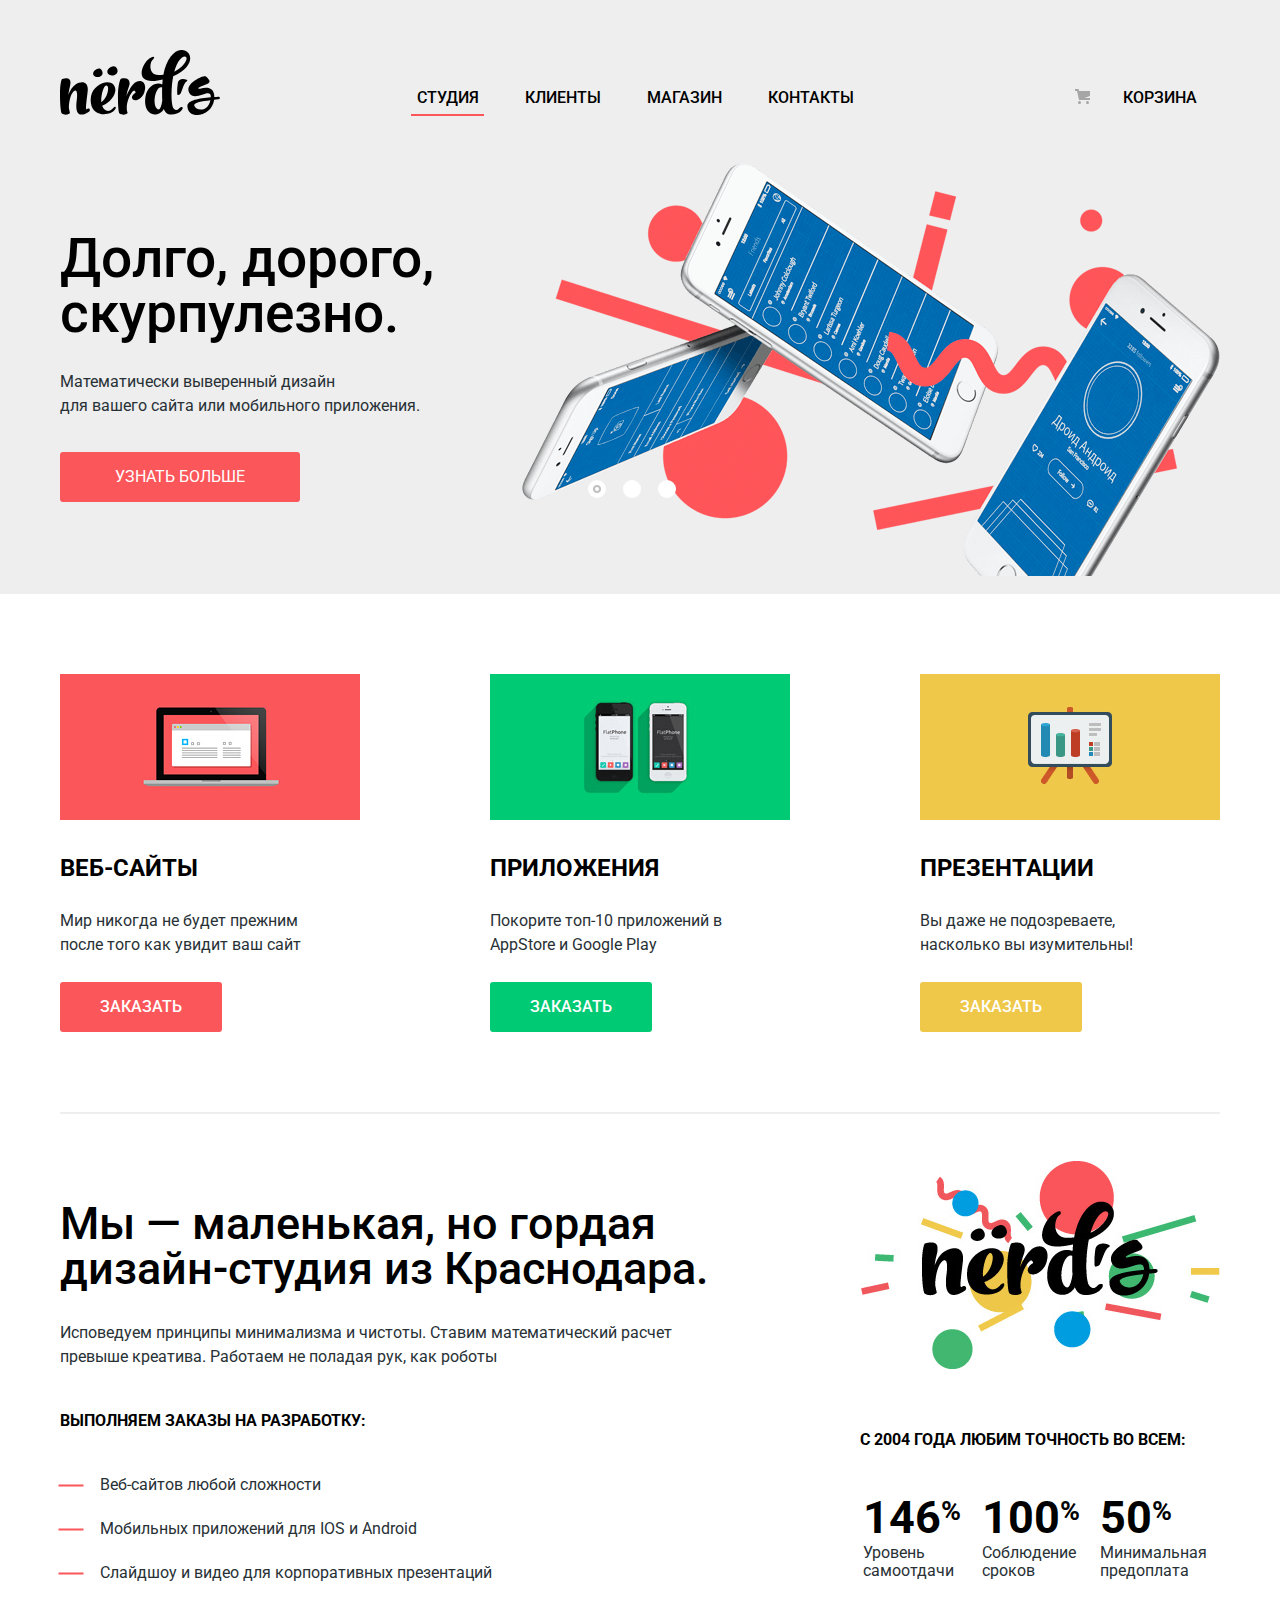
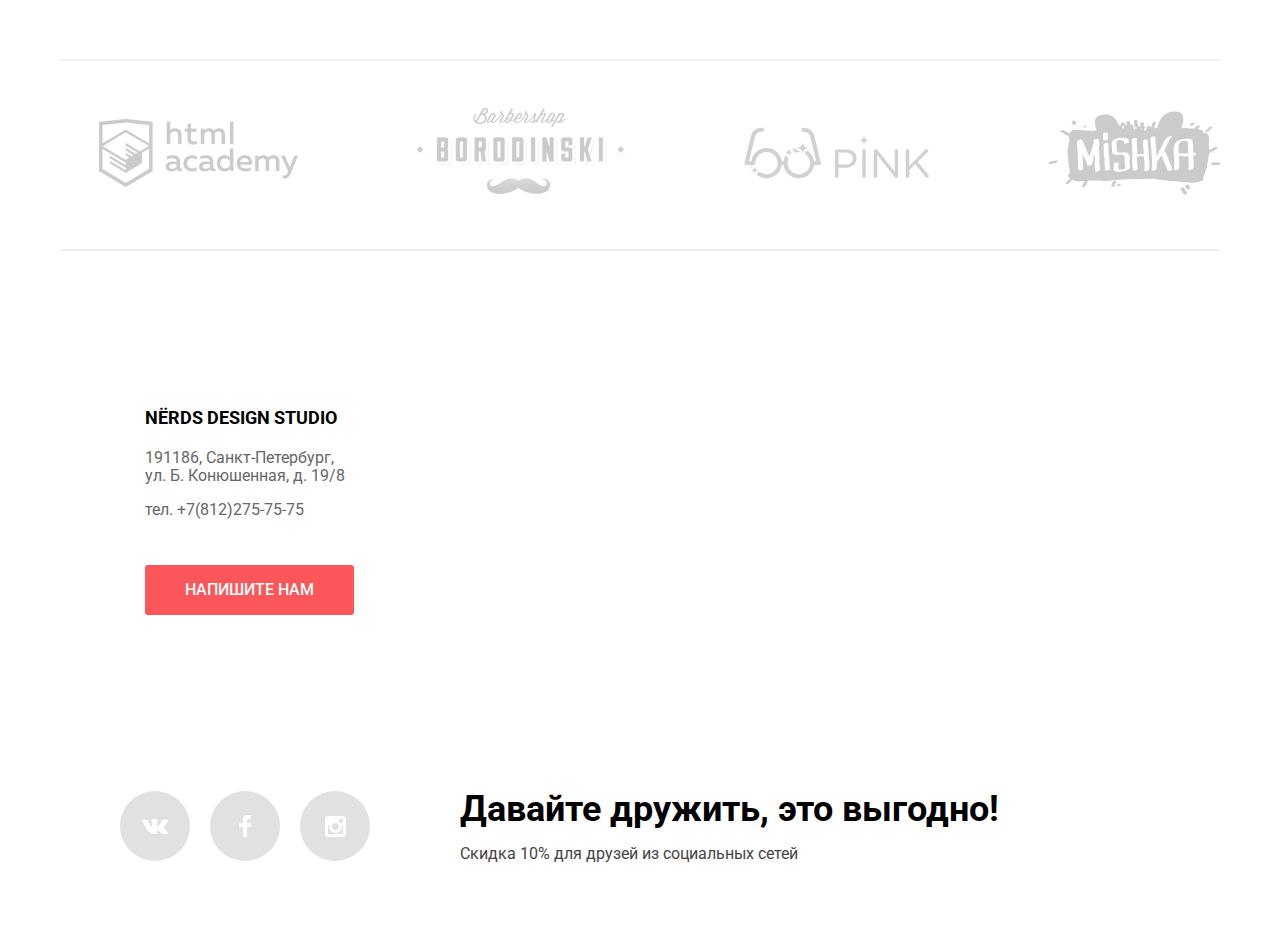
<file: index.html>
<!DOCTYPE html>
<html lang="en">
<head>
    <meta charset="UTF-8">
    <link href="https://fonts.googleapis.com/css?family=Roboto:400,500,700&amp;subset=cyrillic" rel="stylesheet">
    <link href="css/normalize.css" rel="stylesheet">
    <link href="css/style.css" rel="stylesheet">
    <title>Title</title>
</head>
<body>
  <header class="main-header">
    <nav class="main-navigation container">
      <a class="main-header-logo">
        <img src="img/nerds-logo.svg" width="160" height="65" alt="Логотип">
      </a>
      <ul class="site-navigation">
        <li><a class="current-page" href="index.html">Студия</a></li>
        <li><a >Клиенты</a></li>
        <li><a href="store.html">Магазин</a></li>
        <li><a >Контакты</a></li>
      </ul>
      <ul class="user-navigation">
        <li class="login-link"><a href="#" class="cart-link"> Корзина</a></li>
      </ul>
    </nav>
  </header>
  
  <main>   
    <h1 class="visually-hidden">nerds</h1>
    <div class="bg-grey">
      <section class="container carousel">
        <h2 class="visually-hidden">carousel</h2>

        <div class="carousel-slide carousel-slide-active">
          <div class="carousel-text">
            <h3 class="carousel-header">Долго, дорого,<br>скурпулезно.</h3>
            <p class="carousel-main">Математически выверенный дизайн<br>
              для вашего сайта или мобильного приложения.</p>
            <a class="button carousel-button" href="#">Узнать больше</a>
            
          </div>  
            <img src="img/slide1.png" alt="slide1" width="698" height="413">
        </div>
        <div class="carousel-slide">
          <div class="carousel-text">
            <h3 class="carousel-header">Любим математику<br>как никто другой</h3>
            <p class="carousel-main">Никакого креатива, только математические формулы<br> 
              для расчета идеальных пропорций.</p>
            <a class="button carousel-button" href="#">Узнать больше</a>
          </div>     
            <img src="img/slide2.png" alt="slide2" width="663" height="430">
        </div>
        <div class="carousel-slide">
         <div class="carousel-text">
              <h3 class="carousel-header">Только ночь,<br>только хардкор</h3>
              <p class="carousel-main">Работать днем, как все? Мы против этого.<br>
                Ближе к полуночи работа только начинается.</p>
              <a class="button carousel-button" href="#">Узнать больше</a>           
          </div>
            <img src="img/slide3.png" alt="slide3" width="759" height="411">
        </div>
        
        <div class="carousel-dots">
          <div class="dot dot-active"></div>
          <div class="dot"></div>
          <div class="dot"></div>
        </div>
      </section>
    </div>
    <section class="container features">
      <ul class="features-list">
        <li class="feature-item">
          <img src="img/illustration-1.png" alt="web-sites" class="feature-image" width="300" height="146"> 
          <h3>Веб-сайты</h3>
          <p>Мир никогда не будет прежним<br>после того как увидит ваш сайт</p>
          <a class="button feature-button1" href="#">Заказать</a>
        </li>
        <li class="feature-item">
          <img src="img/illustration-2.png" alt="apps" class="feature-image" width="300" height="146">         
          <h3>Приложения</h3>
          <p>Покорите топ-10 приложений в<br>AppStore и Google Play</p>
          <a class="button feature-button2" href="#">Заказать</a>
        </li>
        <li class="feature-item">
          <img src="img/illustration-3.png" alt="presentations" class="feature-image"  width="300" height="146"> 
          <h3>Презентации</h3>
          <p>Вы даже не подозреваете,<br>насколько вы изумительны!</p>
          <a class="button feature-button3" href="#">Заказать</a>
        </li>
      </ul>
    </section>
    <div class="container">
      <img src="img/line.png" alt="" class="divide">
    </div>
    <div class="container">
      <section class="promo">
        <div class="promo-main">
          <h2>Мы — маленькая, но гордая <br>дизайн-студия из Краснодара.</h2>
          <p>Исповедуем принципы минимализма и чистоты. Ставим математический расчет<br> превыше креатива. Работаем не поладая рук, как роботы</p>
          <p class="promo-main-header">Выполняем заказы на разработку:</p>
           <ul class="promo-main-ul">
            <li><span></span>Веб-сайтов любой сложности</li>
            <li><span></span>Мобильных приложений для IOS и Android</li>
            <li><span></span>Слайдшоу и видео для корпоративных презентаций</li>
          </ul>        
        </div>

        <div class="promo-side">
          <img src="img/nerds-illustration.png" alt="nerds logo" class="promo-logo" width="360" height="208">
          <p>с 2004 года Любим точность во всем:</p>
          <table class="promo-table">
            <tr class="promo-table-percent">
              <td>146<sup>%</sup></td>
              <td>100<sup>%</sup></td>
              <td>50<sup>%</sup></td>
            </tr>
            <tr class="promo-table-description">
              <td>Уровень самоотдачи</td>
              <td>Соблюдение  сроков</td>
              <td>Минимальная предоплата</td>
            </tr>
          </table>
        </div>      
      </section>
    </div>
    <div class="container">
      <img src="img/line.png" alt="" class="divide">
    </div>
    <section class="partners">
     <h2 class="visually-hidden">Наши партнеры</h2>
      <ul class="partners-list">
        <li class="partners-item"><a href="#" >
          <img src="img/logo-1.png" alt="html-academy" class="partner-logo" width="199" height="68"></a>
        </li>
        <li class="partners-item"><a href="#" >
          <img src="img/logo-2.png" alt="barbershop" class="partner-logo"  width="209" height="90"></a>
        </li>
        <li class="partners-item"><a href="#" >
          <img src="img/logo-3.png" alt="pink" class="partner-logo"  width="185" height="52"></a>
        </li>
        <li class="partners-item"><a href="#" >
          <img src="img/logo-4.png" alt="mishka" class="partner-logo"  width="173" height="84"></a>
        </li>
      </ul>
    </section>
    <div class="container">
      <img src="img/line.png" alt="" class="divide">
    </div>
  </main>
   
    <footer class="main-footer">
      <div class="footer-map">
       
        <div class="footer-map-contacts">
          <div class="footer-map-text">
            <b class="footer-map-header">NЁRDS DESIGN STUDIO<br></b>
            <p>191186, Санкт-Петербург,<br>ул. Б. Конюшенная, д. 19/8</p>
            <p class="footer-map-phone">тел. +7(812)275-75-75</p> 
            <button class="button callback-button" type="button">Напишите нам</button>
          </div>
        </div>
        <!--map here-->
        <iframe src="https://yandex.ru/map-widget/v1/?um=constructor%3Aa6cbdf7ebd923ba629bff021aa53379024708564a40fa4090b2a926fa5272af3&amp;source=constructor" width="100%" height="416" frameborder="0" scroll=false></iframe>
      
        <!-- <script type="text/javascript" charset="utf-8" async src="https://api-maps.yandex.ru/services/constructor/1.0/js/?um=constructor%3Aa6cbdf7ebd923ba629bff021aa53379024708564a40fa4090b2a926fa5272af3&amp;width=100%25&amp;height=416&amp;lang=ru_RU&amp;scroll=false"></script> -->

        <!-- <img src="img/map-default.png" width="1440" height="416" class="footer-map-default" alt="Санкт-Петербург,
            ул. Большая Конюшенная, д. 19/8"> -->
      </div>
      <div class="footer-bottom container">
        <div class="footer-social">
         <h2 class="visually-hidden">Социальные сети</h2>
          <ul class="social-list">
            <li><a class="social-button" href="#">
              <img src="img/vk-icon.svg" alt="vkontakte" class="social-button-icon"></a>
            </li>
            <li><a class="social-button" href="#">
              <img src="img/fb-icon.svg" alt="facebook" class="social-button-icon"></a>
            </li>
            <li><a class="social-button" href="#">
              <img src="img/insta-icon.svg" alt="instagram" class="social-button-icon"></a>
            </li>
          </ul>
        </div>
        <div class="footer-discount">        
            <h3>Давайте дружить, это выгодно!</h3>
            <p>Скидка 10% для друзей из социальных сетей</p>
        </div>
      </div>
    </footer>
    
    <section class="modal modal-form visually-hidden">
      <h2>Напишите нам</h2>
      <form action="" class="callback-form" method="post">
        <div class="callback-line">
           <div class="half-width">
            <label for="user-name">Ваше имя:</label>
            <input type="text" id="user-name" class="callback-name" placeholder="Имя Фамилия">
          </div>        
          <div class="half-width">
            <label for="user-email">Ваш e-mail:</label>
            <input type="text" id="user-email" class="callback-email" placeholder="email@example.com">          
          </div>
        </div>
        <div class="callback-textarea">
          <label for="user-text">Текст письма:</label>
          <textarea type="text" id="user-text" class="callback-text" placeholder="В свободной форме"></textarea>          
        </div>
        <button class="button form-button" type="submit">Отправить</button>
      </form>
      
      <button class="modal-close" type="button">Закрыть</button>
    </section> 
  <script type="text/javascript" src="js/main.js"></script>    
</body>
</html>
</file>
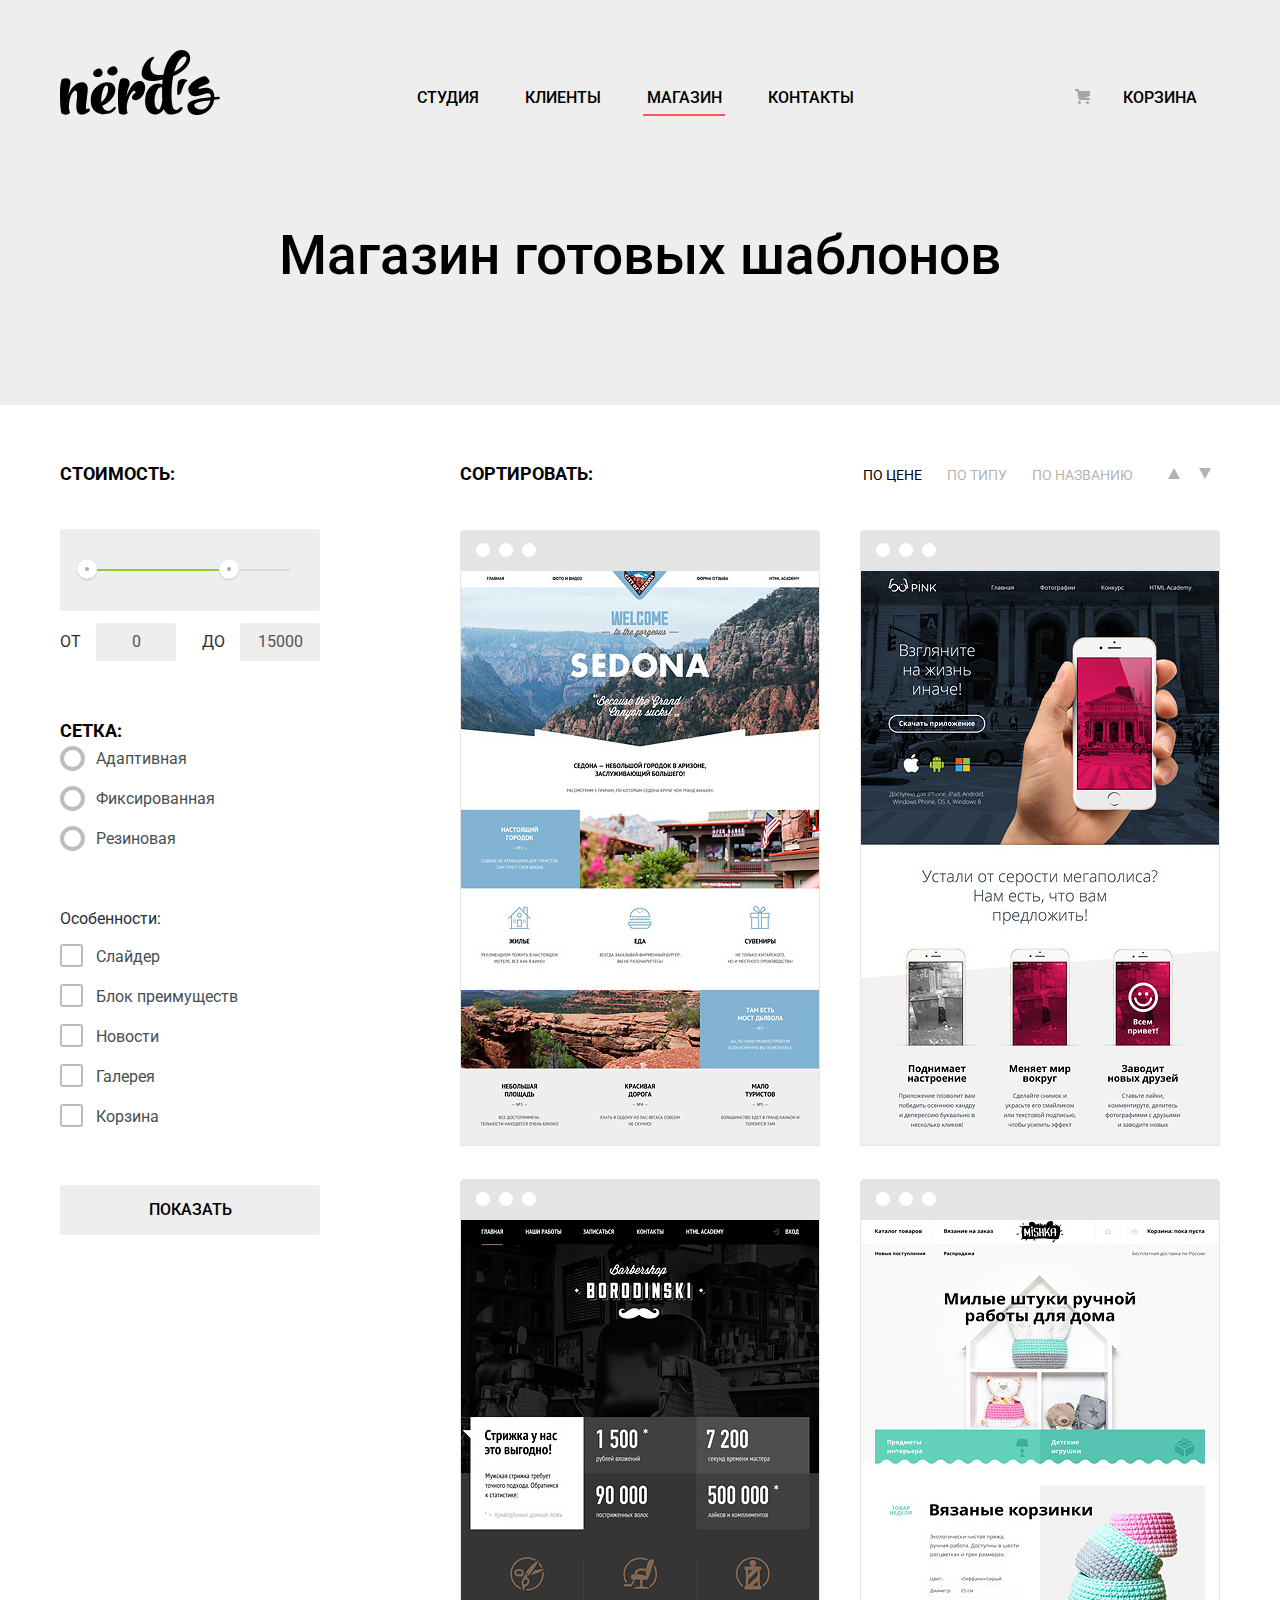
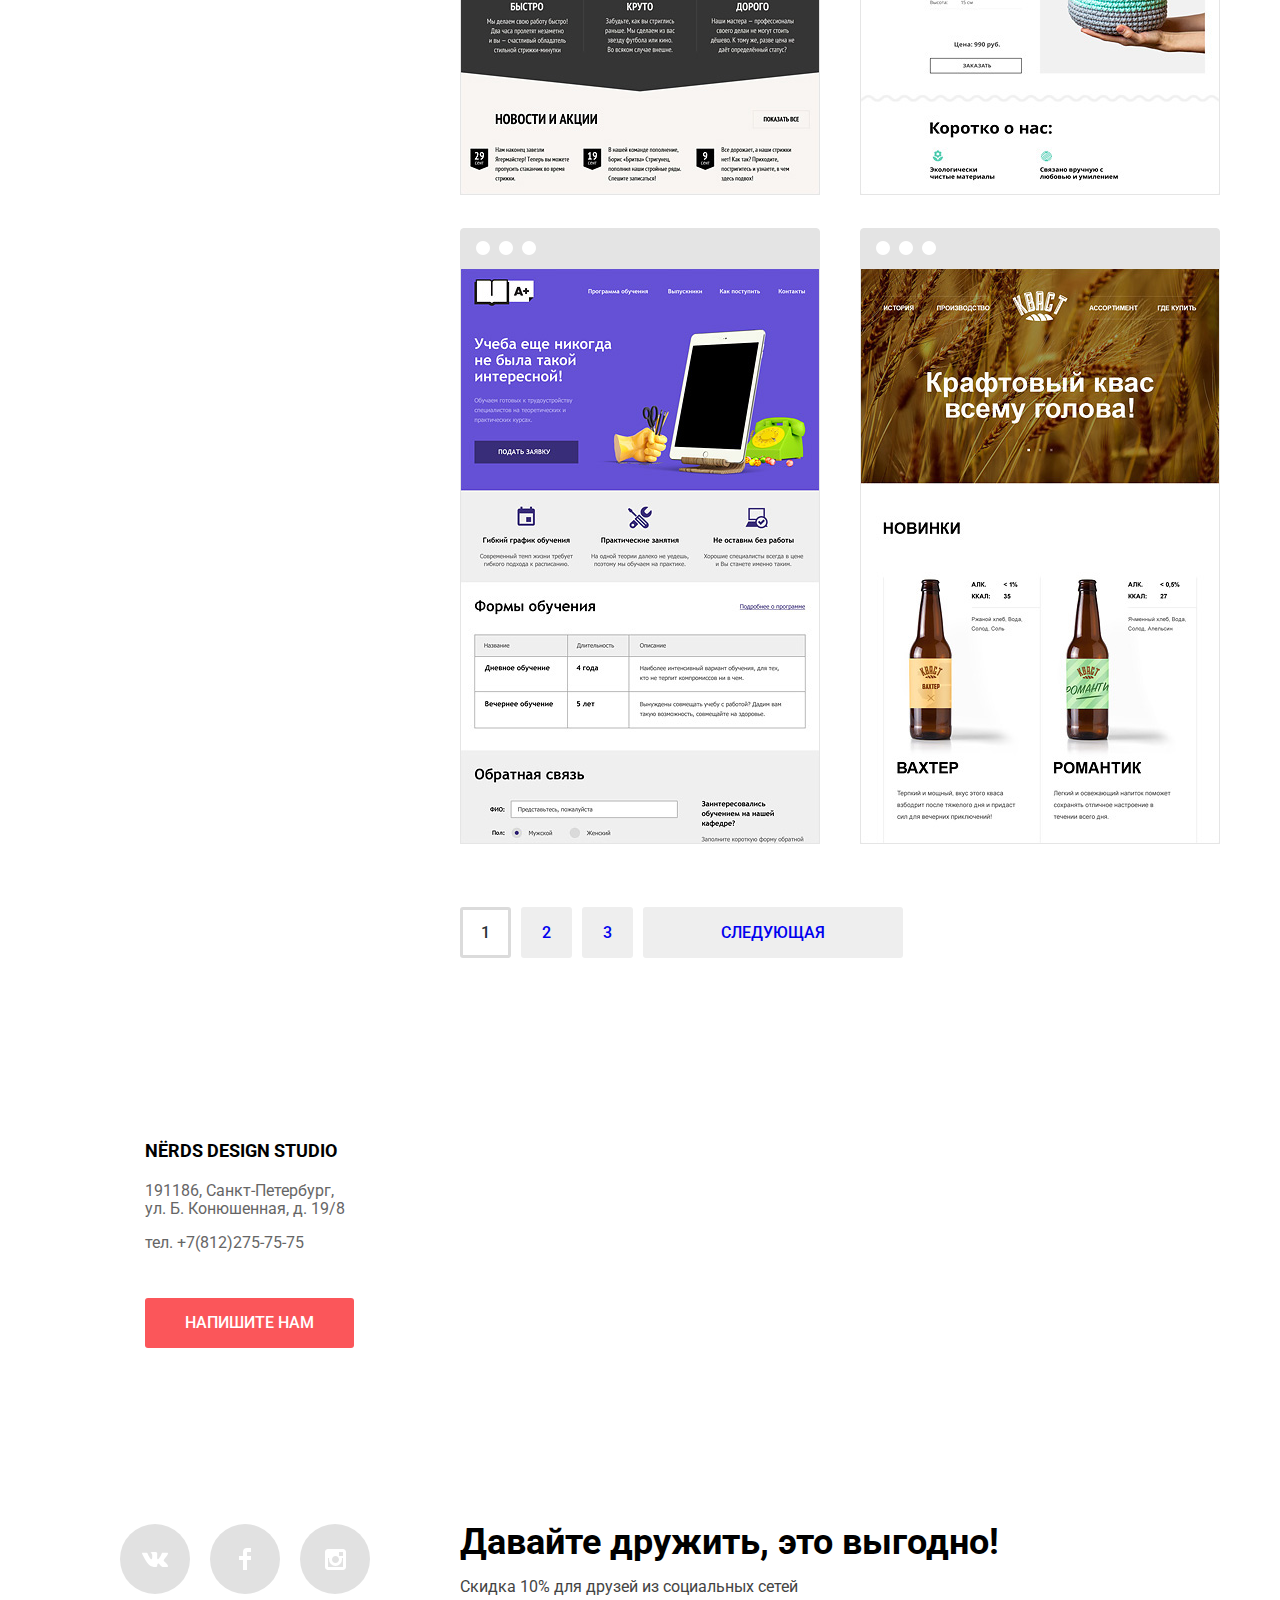
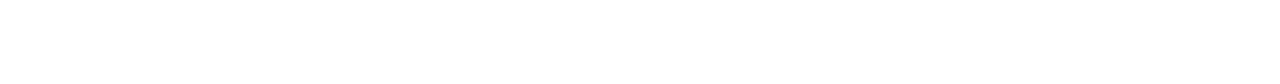
<file: store.html>
<!DOCTYPE html>
<html lang="en">
<head>
    <meta charset="UTF-8">
    <link href="https://fonts.googleapis.com/css?family=Roboto:400,500,700&amp;subset=cyrillic" rel="stylesheet">
    <link href="css/normalize.css" rel="stylesheet">
    <link href="css/style.css" rel="stylesheet">
    <title>Title</title>
</head>
<body class="inner-page">
  <header class="store-header ">
    <nav class="main-navigation container">
      <a class="main-header-logo" href="index.html">
        <img src="img/nerds-logo.svg" width="160" height="65" alt="Логотип">
      </a>
      <ul class="site-navigation">
        <li><a href="index.html">Студия</a></li>
        <li><a >Клиенты</a></li>
        <li><a class="current-page" href="store.html">Магазин</a></li>
        <li><a >Контакты</a></li>
      </ul>
      <ul class="user-navigation">
        <li class="login-link"><a href="#" class="cart-link"> Корзина</a></li>
      </ul>
    </nav>
    <h1 class="page-title store-title">Магазин готовых шаблонов</h1>
  </header>
  
  <main class="container store-main">
    
    <section class="filters">
      <h2 class="visually-hidden">Фильтры товаров</h2>
      
      <form class="filter" method="get" action="#">
        
        <fieldset class="filter-field">
          <legend class="filter-legend filter-title filter-legend-first">Стоимость:</legend>
            <div class="range">
              <div class="range-for-track">
                <div class="range-track">
                  <div class="range-track range-track-value"></div>
                  <button class="range-button range-button-from" type="button"></button>
                  <button class="range-button range-button-to" type="button"></button>
                </div>
              </div>
          
              <div class="price-outputs">
                <label class="price-label">
                  От <input name="cost-from" class="price-output" type="text" value="0" disabled>
                </label>
                <label class="price-label">
                  До <input name="cost-to" class="price-output" type="text" value="15000" disabled>
                </label>
              </div>
            </div>
        </fieldset> 
        
        <fieldset class="filter-field">
            <legend class="filter-legend filter-title">Сетка:</legend>

            <label class="radio">
              <input type="radio" name="grid" value="adaptive" class="input-none">
              <span class="radio-label">Адаптивная</span>
            </label>

            <label class="radio">
              <input type="radio" name="grid" value="fixed" class="input-none">
              <span class="radio-label">Фиксированная</span>
            </label>

            <label class="radio">
              <input type="radio" name="grid" value="responsive" class="input-none">
              <span class="radio-label">Резиновая</span>
            </label>
          </fieldset>

        
        <fieldset class="filter-field">
            <legend class="filter-legend minor-heading">Особенности:</legend>

            <label class="checkbox">
              <input type="checkbox" name="features" value="slider" class="input-none">
              <span class="checkbox-label">Слайдер</span>
            </label>

            <label class="checkbox">
              <input type="checkbox" name="features" value="advantages-block" class="input-none">
              <span class="checkbox-label">Блок преимуществ</span>
            </label>

            <label class="checkbox">
              <input type="checkbox" name="features" value="news" class="input-none">
              <span class="checkbox-label">Новости</span>
            </label>

            <label class="checkbox">
              <input type="checkbox" name="features" value="gallery" class="input-none">
              <span class="checkbox-label">Галерея</span>
            </label>

            <label class="checkbox">
              <input type="checkbox" name="features" value="cart" class="input-none">
              <span class="checkbox-label">Корзина</span>
            </label>
          </fieldset>

        <button type="submit" class="button grey-button">Показать</button>
      </form>
    </section>
    
    <section class="main-frame">
      <div class="filter-top">
          <div class="filter-title">Сортировать:</div>         
          
            <ul class="filter-list">
             <li class="filter-top-item"><a class="filter-top-link filter-top-link-active" href="#">По цене</a></li>
             <li class="filter-top-item"><a class="filter-top-link" href="#">По типу</a></li>
             <li class="filter-top-item"><a class="filter-top-link" href="#">По названию</a></li>
            </ul>

             <ul class="filter-arrows">
              <li class="filter-arrows-item">
                <a href="#" class="filter-arrows-link filter-arrows-down">
                  <span class="visually-hidden">По убыванию</span></a>
              </li>
              <li class="filter-arrows-item">
                <a href="#" class="filter-arrows-link filter-arrows-up">
                  <span class="visually-hidden">По возрастанию</span></a>
              </li>
            </ul>    
                         
      </div>
      
      <section class="catalog">
        <div class="item-card">
          <div class="item-top"></div>
          <img src="img/img-sedona.jpg" alt="Sedona" width="360" height="576">
          <div class="item-description">
            <p class="item-title">Sedona</p>
            <p class="item-text">Информационный сайт  для туристов</p>
            <div class="card-button">
              <a href="#" class="button button-price">9 900 руб.</a>
            </div>
            
          </div>
        </div>
        
        <div class="item-card">
          <div class="item-top"></div>
          <img src="img/img-pink.jpg" alt="Pink-app" width="360" height="576">
          <div class="item-description">
            <p class="item-title">Pink-app</p>
            <p class="item-text">Продуктовый лендинг приложения для iOS и Android</p>
            <a href="#" class="button button-price">9 900 руб.</a>
          </div>
        </div>
        
        <div class="item-card">
          <div class="item-top"></div>
          <img src="img/img-barbershop.jpg" alt="Barbershop" width="360" height="576">
          <div class="item-description">
            <p class="item-title">Barbershop</p>
            <p class="item-text">Сайт салоны красоты. Для мужчин, да.</p>
            <a href="#" class="button button-price">9 900 руб.</a>
          </div>
        </div>
        
        <div class="item-card">
          <div class="item-top"></div>
          <img src="img/img-mishka.jpg" alt="Mishka" width="360" height="576">
          <div class="item-description">
            <p class="item-title">Mishka</p>
            <p class="item-text">Интернет-магазин  вязаных игрушек</p>
            <a href="#" class="button button-price">9 900 руб.</a>
          </div>
        </div>
        
        <div class="item-card">
          <div class="item-top"></div>
          <img src="img/img-aplus.jpg" alt="A plus" width="360" height="576">
          <div class="item-description">
            <p class="item-title">A plus</p>
            <p class="item-text">Лендинг курсов повышения квалификации</p>
            <a href="#" class="button button-price">9 900 руб.</a>
          </div>
        </div>
        
        <div class="item-card">
          <div class="item-top"></div>
          <img src="img/img-kvast.jpg" alt="Kvast" width="360" height="576">
          <div class="item-description">
            <p class="item-title">Кваст</p>
            <p class="item-text">Промо-сайт производителя крафтового кваса</p>
            <a href="#" class="button button-price">9 900 руб.</a>
          </div>
        </div>        
      </section>  
      
      <ul class="pagination">
          <li class="pagination-item">
            <a class="pagination-link pagination-link-current">1</a>
          </li>

          <li class="pagination-item">
            <a href="#" class="pagination-link">2</a>
          </li>

          <li class="pagination-item">
            <a href="#" class="pagination-link">3</a>
          </li>

          <li class="pagination-item">
            <a href="#" class="pagination-link pagination-link-big">Следующая</a>
          </li>
        </ul>

    </section>
  </main>
   
    <footer class="main-footer">
      <div class="footer-map">
       
        <div class="footer-map-contacts">
          <div class="footer-map-text">
            <b class="footer-map-header">NЁRDS DESIGN STUDIO<br></b>
            <p>191186, Санкт-Петербург,<br>ул. Б. Конюшенная, д. 19/8</p>
            <p class="footer-map-phone">тел. +7(812)275-75-75</p> 
            <button class="button callback-button" type="button">Напишите нам</button>
          </div>
        </div>
        <!--map here-->
        <iframe src="https://yandex.ru/map-widget/v1/?um=constructor%3Aa6cbdf7ebd923ba629bff021aa53379024708564a40fa4090b2a926fa5272af3&amp;source=constructor" width="100%" height="416" frameborder="0" scroll=false></iframe>
      
        <!-- <script type="text/javascript" charset="utf-8" async src="https://api-maps.yandex.ru/services/constructor/1.0/js/?um=constructor%3Aa6cbdf7ebd923ba629bff021aa53379024708564a40fa4090b2a926fa5272af3&amp;width=100%25&amp;height=416&amp;lang=ru_RU&amp;scroll=false"></script> -->

        <!-- <img src="img/map-default.png" width="1440" height="416" class="footer-map-default" alt="Санкт-Петербург,
            ул. Большая Конюшенная, д. 19/8"> -->
      </div>
      <div class="footer-bottom container">
        <div class="footer-social">
         <h2 class="visually-hidden">Социальные сети</h2>
          <ul class="social-list">
            <li><a class="social-button" href="#">
              <img src="img/vk-icon.svg" alt="vkontakte" class="social-button-icon"></a>
            </li>
            <li><a class="social-button" href="#">
              <img src="img/fb-icon.svg" alt="facebook" class="social-button-icon"></a>
            </li>
            <li><a class="social-button" href="#">
              <img src="img/insta-icon.svg" alt="instagram" class="social-button-icon"></a>
            </li>
          </ul>
        </div>
        <div class="footer-discount">        
            <h3>Давайте дружить, это выгодно!</h3>
            <p>Скидка 10% для друзей из социальных сетей</p>
        </div>
      </div>
    </footer>
    
    <section class="modal modal-form visually-hidden">
      <h2>Напишите нам</h2>
      <form action="" class="callback-form" method="post">
        <div class="callback-line">
           <div class="half-width">
            <label for="user-name">Ваше имя:</label>
            <input type="text" id="user-name" class="callback-name" placeholder="Имя Фамилия">
          </div>        
          <div class="half-width">
            <label for="user-email">Ваш e-mail:</label>
            <input type="text" id="user-email" class="callback-email" placeholder="email@example.com">          
          </div>
        </div>
        <div class="callback-textarea">
          <label for="user-text">Текст письма:</label>
          <textarea type="text" id="user-text" class="callback-text" placeholder="В свободной форме"></textarea>          
        </div>
        <button class="button form-button" type="submit">Отправить</button>
      </form>
      
      <button class="modal-close" type="button">Закрыть</button>
    </section> 
  <script type="text/javascript" src="js/main.js"></script>    
</body>
</html>
</file>
<file: css/style.css>
body {
  margin: 0;
  padding: 0;
  
  font-family: "Roboto", Arial, sans-serif;
  font-size: 16px;
  line-height: 24px;
  font-weight: 400;
  color: #283136;
}
a {
  text-decoration: none; 
}
img {
  max-width: 100%;
  height: auto;
}
.container {
  width: 1160px;
  margin: 0 auto;
  padding: 0 0;
}
.visually-hidden:not(:focus):not(:active),
input[type="checkbox"].visually-hidden {
  position: absolute;
  
  width: 1px;
  height: 1px;
  margin: -1px;
  border: 0;
  padding: 0;
  white-space: nowrap;
  clip-path:inset(100%);
  clip: rect(0 0 0 0);
  overflow: hidden;
}
.button {
  display: inline-block;
  padding: 16px 40px;
  font: inherit;
  color: #ffffff;
  line-height: 18px;
  font-weight: 500;
  text-transform: uppercase;
  
  border-radius: 3px;
  
  text-align: center;
  vertical-align: middle;
  background-color: #fb565a;
  border: none;
}
.button:hover {
  background-color: #e74246;
}
.button:active {
  color: rgba(255,255,255,0.3);
  background-color: #d7373b;
  
}
.header {
  background-color: #eeeeee;
  
}
.main-header-logo img:hover,
.main-header-logo img:focus {
  opacity: 0.8;
}
.main-header-logo:active {
  opacity: 0.3;
}
.main-header {
  margin: 0;
  padding: 0;
  padding-top: 50px;
  width: 100%;
  background-color: #eeeeee;
}
.main-navigation {
  display: flex;
  justify-content: space-between;
}
.main-navigation {
  font-weight: 400;
  line-height: 30px;
  text-transform: uppercase;
  color: #000000; 
}
.site-navigation,
.user-navigation {
  list-style: none;
}
.site-navigation {
  display: flex;
  flex-wrap: wrap;
}
.site-navigation a,
.user-navigation a {
  display: block;
  padding: 17px 23px;
  color: #000000;
  font-weight: 500;
}
.site-navigation a:hover,
.user-navigation a:hover,
.site-navigation a:focus,
.user-navigation a:focus {
  color: #fb565a;
}
.site-navigation a:active,
.user-navigation a:active {
  color: #000000;
  opacity: 0.3;
}
.current-page {
  position: relative;
}

.current-page::after {
  content: "";
  position: absolute;
  height: 2px;
  width: 68%;
  bottom: 14px;
  left: 16%;
  background-color: #fb565a;
}

.user-navigation .login-link {
  position: relative;
  padding-left: 50px;
}
.login-link::before {
  content: '';
  position: absolute;
  top: 23px;
  left: 25px;
  width: 15px;
  height: 15px;
  background-image: url('../img/cart-icon.svg');
  background-repeat: no-repeat;
  background-position: 0 0;
}
.bg-grey {
  margin:0;
  margin-bottom: 80px;
  padding: 0;
  width: 100%;
  background-color: #eeeeee;
}
.carousel-slide {
  display: none;
}
.carousel-slide-active {
  display: flex;
  justify-content: space-between;
  min-height: 430px;
}
.carousel-text {

}
.carousel h3 {
  font-size: 55px;
  color: #000000;
  line-height: 55px;
  font-weight: 500;
  padding: 0;
  margin: 0;
  margin-bottom: 29px;
  margin-top: 85px;
}
.carousel-main {
  padding: 0;
  margin: 0;
  padding-bottom: 17px;
  margin-bottom: 17px;
}

.carousel-button {
  font: inherit;
  line-height: 18px;
  font-weight: 400;
  color: #fff;
  padding: 16px 55px;
}
.carousel-slide img {
  padding: 0;
  margin: 0;
  margin-top: auto;
}
.carousel-dots {
  display: flex;
  justify-content: center;
  position: relative;
  text-align: center;
  bottom: 96px;

}
.dot {
  width: 18px;
  height: 18px;
  outline: none;
  border-radius: 50%;
  margin-right: 17px;
  background-color: #fff;

}
.dot:hover {
  background-color: #c1c1c1;
}
.dot-active {
  background-image: url('../img/dot-active.png');
}

.features-list {
  margin: 0;
  margin-bottom: 80px;
  padding: 0;
  display: flex;
  justify-content: space-between;
  list-style: none;
}
.feature-item img{
  margin-bottom: 26px; 
}
.features p {
  margin: 0;
  padding: 0;
  padding-bottom: 25px;
}
.features h3 {
  margin: 0;
  margin-bottom: 26px;
  padding: 0;
  font-size: 24px;
  color: #000000;
  line-height: 30px;
  font-weight: 700;
  text-transform: uppercase;
}
.feature-button2 {
  background-color: #00ca74; 
}
.feature-button2:hover {
  background-color: #00bc6c; 
}
.feature-button2:active {
  background-color: #00bc6c; 
}
.feature-button3 {
  background-color: #efc84a; 
}
.feature-button3:hover {
  background-color: #eab534; 
}
.feature-button3:active {
  background-color: #eab534; 
} 
.divide {
  margin: 0;
  padding: 0;
  margin-bottom: 40px;
}
.promo {
  margin: 0;
  margin-bottom: 54px;
  padding: 0;
  
  display: flex;
  justify-content: space-between;
}
.promo-main {
  margin-right: auto;
}
.promo-main p{
  margin-bottom: 40px;
}
.promo h2 {
  padding: 0;
  margin: 0;
  font-size: 45px;
  color: #000000;
  line-height: 45px;
  font-weight: 500;
  margin-top: 40px;
  margin-bottom: 30px;
}
.promo-main-header {
  color: #000000;
  text-transform: uppercase;
  font-weight: 700;
  margin-bottom: 20px;
  
}
.promo-main-ul {
  list-style: none;
}
.promo-main-ul li {
  position: relative;
  margin-bottom: 20px;
}
.promo-main-ul span:before {
  content: "";
  
  position: absolute;
  left: -30px;
  width: 2px;
  height: 25px;  
  background-color: #fb565a;
  transform: rotate(90deg);
}
.promo-side {
  margin-left: auto;
  margin-right: 0;
}
.promo-logo {
  margin-bottom: 36px;
}
.promo-side p {
  color: #000000;
  font-weight: 700;
  text-transform: uppercase;
  margin-bottom: 40px;
}
.promo-table {
  width: 360px;
}
.promo-table-percent {
  font-size: 45px;
  color: #000000;
  font-weight: 700;
  line-height: 45px;
  margin-bottom: 35px;
}
.promo-table-percent sup {
  font-size: 0.6em;
}
.promo-table-description {
  line-height: 18px;
}
.promo-table td {
  width: 120px;
  padding-bottom: 5px 0;
}
.partners-list {
  display: flex;
  justify-content: space-around;
  align-items: center;
  list-style: none;
  margin: 0;
  margin-bottom: 44px;
}
.partner-logo {
  opacity: 0.2;
}
.partner-logo:hover {
  opacity: 1.0;
}
.partner-logo:active {
  opacity: 0.1;
}
.footer-map {
  position: relative;
  overflow: hidden;
}
.footer-map img {
  display: block;
  vertical-align: center;
  width: auto;
  height: 416px;
}
.footer-map-contacts {
  position: absolute;
  top: 55px;
  left: 90px;
  display: block;
  width: 320px;
  background-color: #fff;
}
.footer-map-text {
  display: block;
  padding: 50px;
  padding-left: 55px;
  vertical-align: middle;
}
.footer-map-header {
  font-size: 18px;
  color: #000000;
  font-weight: 700;
  line-height: 30px;
  text-transform: uppercase;
  margin-bottom: 30px;
}
.footer-map-contacts p {
  font-size: 16px;
  color: #666666;
  line-height: 18px;
}
.callback-button {
  margin-top: 30px;
}
.footer-bottom {
  display: flex;
  justify-content: flex-start;
  margin-bottom: 70px;
  margin-top: 70px;
}
.footer-social {
  width: 400px;
}
.social-list {
  display: flex;
  justify-content: space-between;
  width: 270px;
  list-style: none;
  align-items: center;
  margin: 0;
}
.social-button  {
  display: flex;
  align-items: center;
  justify-content: center;
  
  margin-left: 20px;
  width: 70px;
  height: 70px;
  border-radius: 50%;
  background-color: #e1e1e1;
}
.social-button:hover {
  background-color: #e74246;
}
.social-button:active {
  background-color: #d7373b;
}
.social-button:active img {
  opacity: 0.3;
}
.footer-discount {
  margin: 0;
}
.footer-discount h3 {
  margin: 0;
  padding: 0;
  font-size: 36px;
  color: #000000;
  line-height: 36px;
  font-weight: 700;
}
.footer-discount p {
  line-height: 22px;
  color: #444444;
}
.modal {
  position: fixed;
  top: 50px;
  left: 50%;
  background-color: #fff;
  box-shadow: 0 20px 40px rgba(0, 0, 0, 0.75);
  
  width: 760px;
  padding: 65px 100px;
  margin-left: -480px;
  
}
.modal h2 {
  font-size: 45px;
  line-height: 45px;
  margin: 0;
  margin-bottom: 40px;
  color: #000000;
  font-weight: 500;
}
.callback-line {
  display: flex;
  flex-wrap: wrap;
  justify-content: space-between;
}
.half-width {
  width: 360px;
}
.callback-form label {
  display: block;
  font-size: 16px;
  color: #000000;
  font-weight: 700;
  line-height: 18px;
  margin: 0;
  margin-bottom: 10px;
}
.callback-line {
  margin: 0;
  margin-bottom: 35px;
  
}
.callback-textarea textarea{
  display: block;
  width: 100%;
  height: 115px;
  
  padding-top: 15px;
  padding-left: 12px;
  margin: 0;
  margin-bottom: 50px;
  
}
.half-width input {
  box-sizing: border-box;
  width: 360px;
  padding-top: 15px;
  padding-bottom: 15px;
  padding-left: 12px;
}
.callback-form input,
.callback-text {
  font: inherit;
  color: rgba(68,68,68,0.5);
  line-height: 18px; 
  border: 2px solid #d7dcde;
}
.callback-form input:hover,
.callback-text:hover {
  color: rgba(68,68,68,0.5);
  border: 2px solid #b4b9bb;
}
.callback-form input:focus,
.callback-text:focus {
  color: #444444;
  border: 2px solid #000000;
}
.callback-form input:invalid {
  color: #e74246;
  border: 2px solid #e74246;
}
.form-button {
  width: 260px;
}
.modal-close {
  position: absolute;
  top: 70px;
  right: 85px;
  width: 27px;
  height: 27px;
  font-size: 0;
  border: 0;
  background-color: #fff;
  
}
.modal-close::before,
.modal-close::after {
  content: '';
  position: absolute;
  top: 12px;
  left: 0;
  width: 27px;
  height: 4px;
  background-color: rgba(251, 86, 90, 0.3);
  border: 0;
}
.modal-close::before {
  transform: rotate(45deg);
}
.modal-close::after {
  transform: rotate(-45deg);
}
.modal-close:hover::before,
.modal-close:hover::after {
  background-color: #fb565a;
}
.modal-close:active::before,
.modal-close:active::after {
  background-color: rgba(251, 86, 90, 0.1);
}


/*--store--*/
.page-title {
  font-size: 55px;
  color: #000000;
  font-weight: 500;
  line-height: 55px;
  
  text-align: center;
}
.store-header {
  background-color: #eeeeee;
  height: 355px;
  margin-bottom: 42px;
  padding-top: 50px;
}
.store-title {
  padding-bottom: 116px;
  margin-top: 82px;
}
.store-main {
  display: -webkit-flex;
  display: -moz-flex;
  display: -ms-flex;
  display: -o-flex;
  display: flex;
  justify-content: space-between;
}

.range {
  display: flex;
  flex-direction: column;
  width: 100%;
}

.range-for-track {
  box-sizing: border-box;
  margin-bottom: 12px;
  padding: 40px 30px;
  background-color: #eeeeee;
  border-radius: 3px;
}

.range-track {
  position: relative;
  height: 2px;
  background-color: #dbdbdb;
}

.range-track-value {
  position: absolute;
  bottom: 0;
  width: 67%;
  background-color: #91c92f;
}

.range-button {
  position: absolute;
  bottom: -8px;
  width: 20px;
  height: 20px;
  cursor: pointer;
  border: none;
  border-radius: 50%;
  background-color: #ababab;
  box-shadow:
    inset 0 0 0 8px #ffffff,
    0 2px 1px #dadada;
}

.range-button-from {
  left: -13px;
}

.range-button-to {
  left: 129px;
}

.range-button:active {
  outline: none;
  transform: scale(1.1);
}

.price-outputs {
  display: flex;
  flex-wrap: wrap;
  justify-content: space-between;
}

.price-label {
  font-size: 16px;
  line-height: 22px;
  text-transform: uppercase;
}

.price-output {
  box-sizing: border-box;
  max-width: 80px;
  margin-left: 11px;
  padding: 8px 0;
  font-family: "Roboto", "Arial", sans-serif;
  line-height: 22px;
  text-align: center;
  background-color: #eeeeee;
  border: none;
  border-radius: 3px;
}

.price_output::placeholder {
  color: #000000;
}

.filter {
  margin-top: 12px;
}
.filters {
  width: 260px;
}
.filter-field {
  margin: 0;
  margin-bottom: 55px;
  padding: 0;
  border: none;
}

.filter-legend {
  margin-bottom: 13px;
}

.filter-legend-first {
  margin-bottom: 48px;
  padding-bottom: 40px;
}
.filter-main {
  width: 260px;
  margin-right: 140px;
}
.filter-main legend,
.filter-title {
  font-size: 18px;
  color: #000000;
  line-height: 30px;
  font-weight: 700;
  text-transform: uppercase;
}

.filter-main fieldset {
  border: none;
}
.filters ul {
  list-style: none;
  line-height: 20px;
}
.filter-input:hover,
.filter-input:focus {
   
}
.filter-input:disabled + label {
  opacity: 0.3;
}

.radio {
  position: relative;
  display: block;
  margin-bottom: 14px;
  cursor: pointer;
}

.radio:last-of-type {
  margin-bottom: 0;
}

.radio-label {
  display: block;
  padding: 3px 0;
  padding-left: 36px;
  line-height: 20px;
  opacity: 0.85;
}

.radio-label:hover,
input:focus + .radio-label {
  opacity: 1;
}

input:disabled + .radio-label {
  opacity: 0.3;
}

.radio-label::before {
  content: "";
  position: absolute;
  left: 0;
  top: 0;
  width: 9px;
  height: 9px;
  padding: 4px;
  border: 4px solid #000000;
  background-clip: content-box;
  border-radius: 50%;
  opacity: 0.3;
}

.radio-label:hover::before,
input:focus + .radio-label::before {
  opacity: 0.7;
}

input:active:focus + .radio-label::before,
input:checked + .radio-label::before {
  background-color: #000000;
}

input:active + .radio-label::before {
  background-color: transparent;
}
.input-none {
  display: none;
}

.checkbox {
  position: relative;
  display: block;
  margin-bottom: 14px;
  cursor: pointer;
}

.checkbox:last-of-type {
  margin-bottom: 0;
}

.checkbox-label {
  display: block;
  padding: 3px 0;
  padding-left: 36px;
  line-height: 20px;
  opacity: 0.85;
}

.checkbox-label::before {
  position: absolute;
  left: 0;
  top: 0;
  content: "";
  width: 27px;
  height: 23px;
  background: no-repeat left center;
  opacity: 0.3;
}

.checkbox-label:hover,
input:focus + .checkbox-label {
  opacity: 1;
}

.checkbox-label:hover::before,
input:focus + .checkbox-label::before {
  opacity: 0.7;
}

input:disabled + .checkbox-label {
  opacity: 0.3;
}

input:not(:checked) + .checkbox-label::before,
input:checked:active + .checkbox-label::before {
  background-image: url("data:image/svg+xml,%3Csvg xmlns=\"http://www.w3.org/2000/svg\" width=\"23\" height=\"23\" viewBox=\"0 0 23 23\"%3E%3Cpath d=\"M20 2c.5 0 1 .5 1 1v17c0 .5-.5 1-1 1H3a1 1 0 0 1-1-1V3c0-.5.5-1 1-1h17m0-2H3a3 3 0 0 0-3 3v17a3 3 0 0 0 3 3h17a3 3 0 0 0 3-3V3a3 3 0 0 0-3-3z\"/%3E%3C/svg%3E%0A");
}

input:checked + .checkbox-label::before,
input:not(:checked):active + .checkbox-label::before {
  background-image: url("data:image/svg+xml,%3Csvg xmlns=\"http://www.w3.org/2000/svg\" width=\"27\" height=\"23\" viewBox=\"0 0 27 23\"%3E%3Cpath d=\"M7.3 7.5l-2.8 2.8 7.7 7.8 14-14-2.9-2.8-11 11.1z M21 20c0 .5-.5 1-1 1H3a1 1 0 0 1-1-1V3c0-.5.5-1 1-1h17L21.4.4A3 3 0 0 0 20 0H3a3 3 0 0 0-3 3v17a3 3 0 0 0 3 3h17a3 3 0 0 0 3-3v-9.8l-2 2V20z\"/%3E%3C/svg%3E");
}

form button {
  width: 100%;
}
.filter-title {
  min-width: 200px;
  margin: 0;
  margin-right: auto;
}
.filter-top {
  display: -webkit-flex;
  display: -moz-flex;
  display: -ms-flex;
  display: -o-flex;
  display: flex;
  justify-content: space-between;
  flex-wrap: nowrap;
  align-items: center;
  margin-bottom: 30px;
}
.filter-list {
  display: flex;
  flex-wrap: wrap;
  margin: 0;
  padding: 0;
  list-style-type: none;
}
.filter-top-item {
  margin-right: 25px;
  padding-top: 16px;
  padding-bottom: 13px;
}
.filter-top-link {
  padding: 14px 0;
  font-size: 14px;
  line-height: 18px;
  text-transform: uppercase;
  text-decoration: none;
  color: #000;
  font-size: 14px;
  font-weight: 400;
  opacity: 0.3;
  transition: opacity 150ms;
}
.filter-top-link:hover,
.filter-top-link:focus {
  opacity: 0.6;
}
.filter-top-link:active,
.filter-top-link-active {
  opacity: 1;
}
.filter-arrows {
  align-self: flex-end;
  display: flex;
  margin: 0;
  padding: 0;
  list-style-type: none;
}
.filter-arrows-link {
   position: relative;
  display: inline-block;
  padding: 14px 10px;
  width: 11px;
  height: 11px;
  text-decoration: none;
  opacity: 0.3;
  transition: opacity 150ms;
}
.filter-arrows-link::before {
  position: absolute;
  content: "";
  width: 0;
  height: 0;
  border-style: solid;
}
.filter-arrows-down::before {
  border-width: 0 6px 11px 6px;
  border-color: transparent transparent #000000 transparent;
}
.filter-arrows-up:before {  
  border-width: 11px 6px 0 6px;
  border-color: #000000 transparent transparent transparent;
}
.filter-arrows-link:hover,
.filter-arrows-link:focus {
  opacity: 0.6;
}
.filter-arrows-link:active {
  opacity: 1;
}

.grey-button {
  color: #000000;
  line-height: 18px;
  
  background-color: #eeeeee;
}
.grey-button:hover,
.grey-button:focus {
  background-color: #dfdfdf;
}
.grey-button:active {
  color: rgba(0,0,0,0.3);
  background-color: #d5d5d5;
}
.main-frame {
  width: 760px;
}
.catalog {
  display: -webkit-flex;
  display: -moz-flex;
  display: -ms-flex;
  display: -o-flex;
  display: flex;
  flex-wrap: wrap;
  justify-content: space-between;
  margin-bottom: 28px;
}
.item-card {
  max-width: 360px;
  position: relative;
  padding-top: 40px;
  margin-bottom: 33px;
  transition: box-shadow 150ms ease-in;
}
.item-card:hover,
.item-card:focus {
  box-shadow: 0 6px 15px 0 rgba(0, 1, 1, 0.25);
}
.item-card::before {
  /* width: 360px; */
  content: "";
  position: absolute;
  width: 100%;
  height: 40px;
  top: 0;
  border-radius: 3px 3px 0 0;
  background-image: url("../img/browser-hover.jpg");
  opacity: 0.15;
  
}
.item-card:hover {
  background-color: #4d4d4d;
  border-bottom: 1px solid #4d4d4d;
  border-radius: 3px 3px 0 0;
  opacity: 1;
}

.item-description {
  position: absolute;
  width: 100%;
  bottom: 0;
  padding-top: 25px;
  padding-bottom: 45px;
  background-color: #eeeeee;
  opacity: 0;
  transition: opacity 150ms ease-in;

  /*   width: 240px; */
  margin: 0 auto;
  text-align: center;
}

.item-card:hover .item-description,
.item-card:focus .item-description {
  opacity: 1;
}
.item-card img {
  display: block;
  outline: 1px solid #e5e5e5;
  outline-offset: -1px;
  background-color: #e9e9e9;
}
.item-title {
  font-size: 18px;
  font-weight: 700;
  line-height: 30px;
  color: #000000;
  text-transform: uppercase;
  text-align: center;
}

.item-text {
  margin: 0;
  margin-bottom: 30px;
  font-size: 16px;
  line-height: 18px;
  color: #666666;
}
.button-price {
  }
.button-price:active {
  color: #fff;
}
.card-button {
  margin: 0 auto;
  width: 200px;
}
.pagination {
  display: flex;
  flex-wrap: wrap;
  margin: 0;
  margin-bottom: 60px;
  padding: 0;
  list-style-type: none;
}

.pagination-item {
  padding: 16px 0;
  margin-right: 10px;
  margin-bottom: 10px;
}

.pagination-link {
  padding: 16px 21px;
  border-radius: 3px;
  font-size: 16px;
  line-height: 18px;
  font-weight: 500;
  text-decoration: none;
  background-color: #eeeeee;
}

.pagination-link[href]:hover,
.pagination-link[href]:focus {
  background-color: #dfdfdf;
}

.pagination-link[href]:active {
  color: #959595;
  box-shadow: inset 0 3px 0 0 #bfbfbf;
  background-color: #d5d5d5;
}

.pagination-link-current {
  box-shadow: inset 0 0 0 3px #dbdbdb;
  background-color: inherit;
}

.pagination-link-big {
  padding-left: 78px;
  padding-right: 78px;
  text-transform: uppercase;
}
</file>
